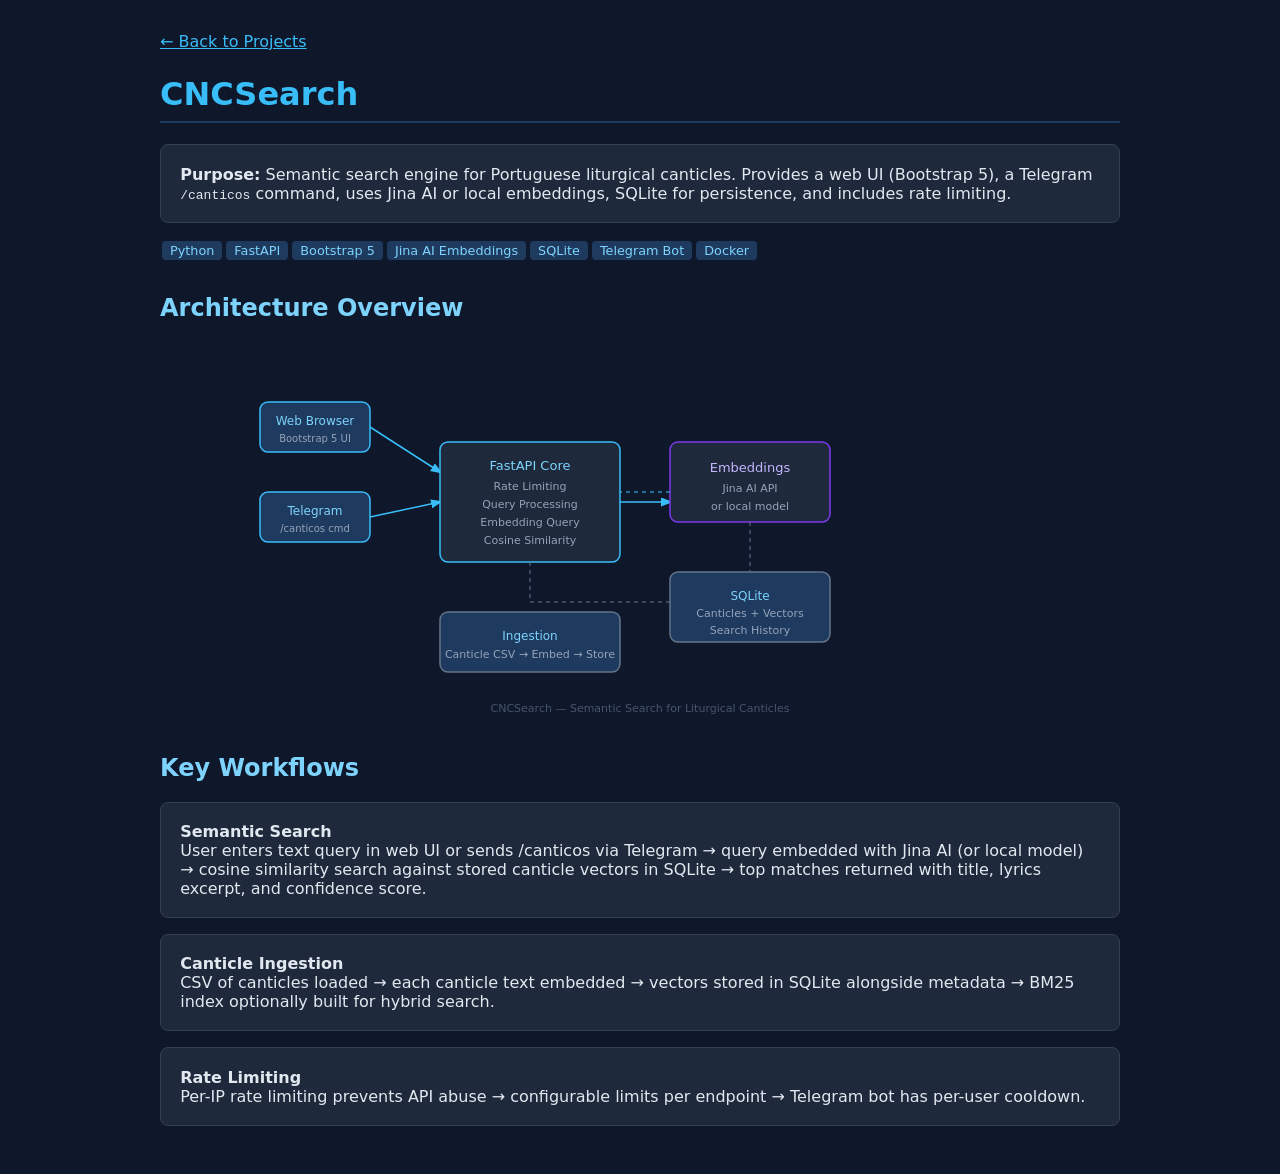
<file: architecture.html>
<!DOCTYPE html>
<html lang="en">
<head>
<meta charset="UTF-8">
<meta name="viewport" content="width=device-width, initial-scale=1.0">
<title>CNCSearch — Architecture</title>
<style>
  body { font-family: system-ui, sans-serif; max-width: 960px; margin: 0 auto; padding: 2rem; background: #0f172a; color: #e2e8f0; }
  h1 { color: #38bdf8; border-bottom: 2px solid #1e3a5f; padding-bottom: .5rem; }
  h2 { color: #7dd3fc; margin-top: 2rem; }
  .badge { display: inline-block; background: #1e3a5f; color: #7dd3fc; border-radius: 4px; padding: 2px 8px; font-size: .8rem; margin: 2px; }
  .card { background: #1e293b; border-radius: 8px; padding: 1.2rem; margin: 1rem 0; border: 1px solid #334155; }
  svg { width: 100%; max-width: 800px; display: block; margin: 1rem auto; }
  a { color: #38bdf8; }
  .back { margin-bottom: 1.5rem; }
</style>
</head>
<body>
<div class="back"><a href="../index.html">← Back to Projects</a></div>
<h1>CNCSearch</h1>
<div class="card">
  <strong>Purpose:</strong> Semantic search engine for Portuguese liturgical canticles. Provides a web UI (Bootstrap 5), a Telegram <code>/canticos</code> command, uses Jina AI or local embeddings, SQLite for persistence, and includes rate limiting.
</div>
<div>
  <span class="badge">Python</span><span class="badge">FastAPI</span><span class="badge">Bootstrap 5</span><span class="badge">Jina AI Embeddings</span><span class="badge">SQLite</span><span class="badge">Telegram Bot</span><span class="badge">Docker</span>
</div>

<h2>Architecture Overview</h2>
<svg viewBox="0 0 800 380" xmlns="http://www.w3.org/2000/svg">
  <rect width="800" height="380" fill="#0f172a"/>
  <defs>
    <marker id="arr" markerWidth="8" markerHeight="8" refX="6" refY="3" orient="auto">
      <path d="M0,0 L0,6 L8,3 z" fill="#38bdf8"/>
    </marker>
  </defs>
  <!-- Web User -->
  <rect x="20" y="60" width="110" height="50" rx="8" fill="#1e3a5f" stroke="#38bdf8" stroke-width="1.5"/>
  <text x="75" y="83" text-anchor="middle" fill="#7dd3fc" font-size="12">Web Browser</text>
  <text x="75" y="100" text-anchor="middle" fill="#94a3b8" font-size="10">Bootstrap 5 UI</text>
  <!-- Telegram User -->
  <rect x="20" y="150" width="110" height="50" rx="8" fill="#1e3a5f" stroke="#38bdf8" stroke-width="1.5"/>
  <text x="75" y="173" text-anchor="middle" fill="#7dd3fc" font-size="12">Telegram</text>
  <text x="75" y="190" text-anchor="middle" fill="#94a3b8" font-size="10">/canticos cmd</text>
  <!-- Arrows -->
  <line x1="130" y1="85" x2="200" y2="130" stroke="#38bdf8" stroke-width="1.5" marker-end="url(#arr)"/>
  <line x1="130" y1="175" x2="200" y2="160" stroke="#38bdf8" stroke-width="1.5" marker-end="url(#arr)"/>
  <!-- FastAPI Core -->
  <rect x="200" y="100" width="180" height="120" rx="8" fill="#1e293b" stroke="#38bdf8" stroke-width="1.5"/>
  <text x="290" y="128" text-anchor="middle" fill="#7dd3fc" font-size="13">FastAPI Core</text>
  <text x="290" y="148" text-anchor="middle" fill="#94a3b8" font-size="11">Rate Limiting</text>
  <text x="290" y="166" text-anchor="middle" fill="#94a3b8" font-size="11">Query Processing</text>
  <text x="290" y="184" text-anchor="middle" fill="#94a3b8" font-size="11">Embedding Query</text>
  <text x="290" y="202" text-anchor="middle" fill="#94a3b8" font-size="11">Cosine Similarity</text>
  <line x1="380" y1="160" x2="430" y2="160" stroke="#38bdf8" stroke-width="1.5" marker-end="url(#arr)"/>
  <!-- Embeddings -->
  <rect x="430" y="100" width="160" height="80" rx="8" fill="#1e293b" stroke="#7c3aed" stroke-width="1.5"/>
  <text x="510" y="130" text-anchor="middle" fill="#c4b5fd" font-size="13">Embeddings</text>
  <text x="510" y="150" text-anchor="middle" fill="#94a3b8" font-size="11">Jina AI API</text>
  <text x="510" y="168" text-anchor="middle" fill="#94a3b8" font-size="11">or local model</text>
  <!-- SQLite -->
  <rect x="430" y="230" width="160" height="70" rx="8" fill="#1e3a5f" stroke="#64748b" stroke-width="1.5"/>
  <text x="510" y="258" text-anchor="middle" fill="#7dd3fc" font-size="12">SQLite</text>
  <text x="510" y="275" text-anchor="middle" fill="#94a3b8" font-size="11">Canticles + Vectors</text>
  <text x="510" y="292" text-anchor="middle" fill="#94a3b8" font-size="11">Search History</text>
  <line x1="510" y1="180" x2="510" y2="230" stroke="#64748b" stroke-width="1" stroke-dasharray="4"/>
  <line x1="290" y1="220" x2="290" y2="260" stroke="#64748b" stroke-width="1" stroke-dasharray="4"/>
  <line x1="290" y1="260" x2="430" y2="260" stroke="#64748b" stroke-width="1" stroke-dasharray="4"/>
  <!-- Results back -->
  <line x1="430" y1="150" x2="380" y2="150" stroke="#38bdf8" stroke-width="1" stroke-dasharray="4"/>
  <!-- Ingestion -->
  <rect x="200" y="270" width="180" height="60" rx="8" fill="#1e3a5f" stroke="#64748b" stroke-width="1.5"/>
  <text x="290" y="298" text-anchor="middle" fill="#7dd3fc" font-size="12">Ingestion</text>
  <text x="290" y="316" text-anchor="middle" fill="#94a3b8" font-size="11">Canticle CSV → Embed → Store</text>
  <text x="400" y="370" text-anchor="middle" fill="#475569" font-size="11">CNCSearch — Semantic Search for Liturgical Canticles</text>
</svg>

<h2>Key Workflows</h2>
<div class="card">
  <strong>Semantic Search</strong><br>
  User enters text query in web UI or sends /canticos via Telegram → query embedded with Jina AI (or local model) → cosine similarity search against stored canticle vectors in SQLite → top matches returned with title, lyrics excerpt, and confidence score.
</div>
<div class="card">
  <strong>Canticle Ingestion</strong><br>
  CSV of canticles loaded → each canticle text embedded → vectors stored in SQLite alongside metadata → BM25 index optionally built for hybrid search.
</div>
<div class="card">
  <strong>Rate Limiting</strong><br>
  Per-IP rate limiting prevents API abuse → configurable limits per endpoint → Telegram bot has per-user cooldown.
</div>
</body>
</html>
</file>
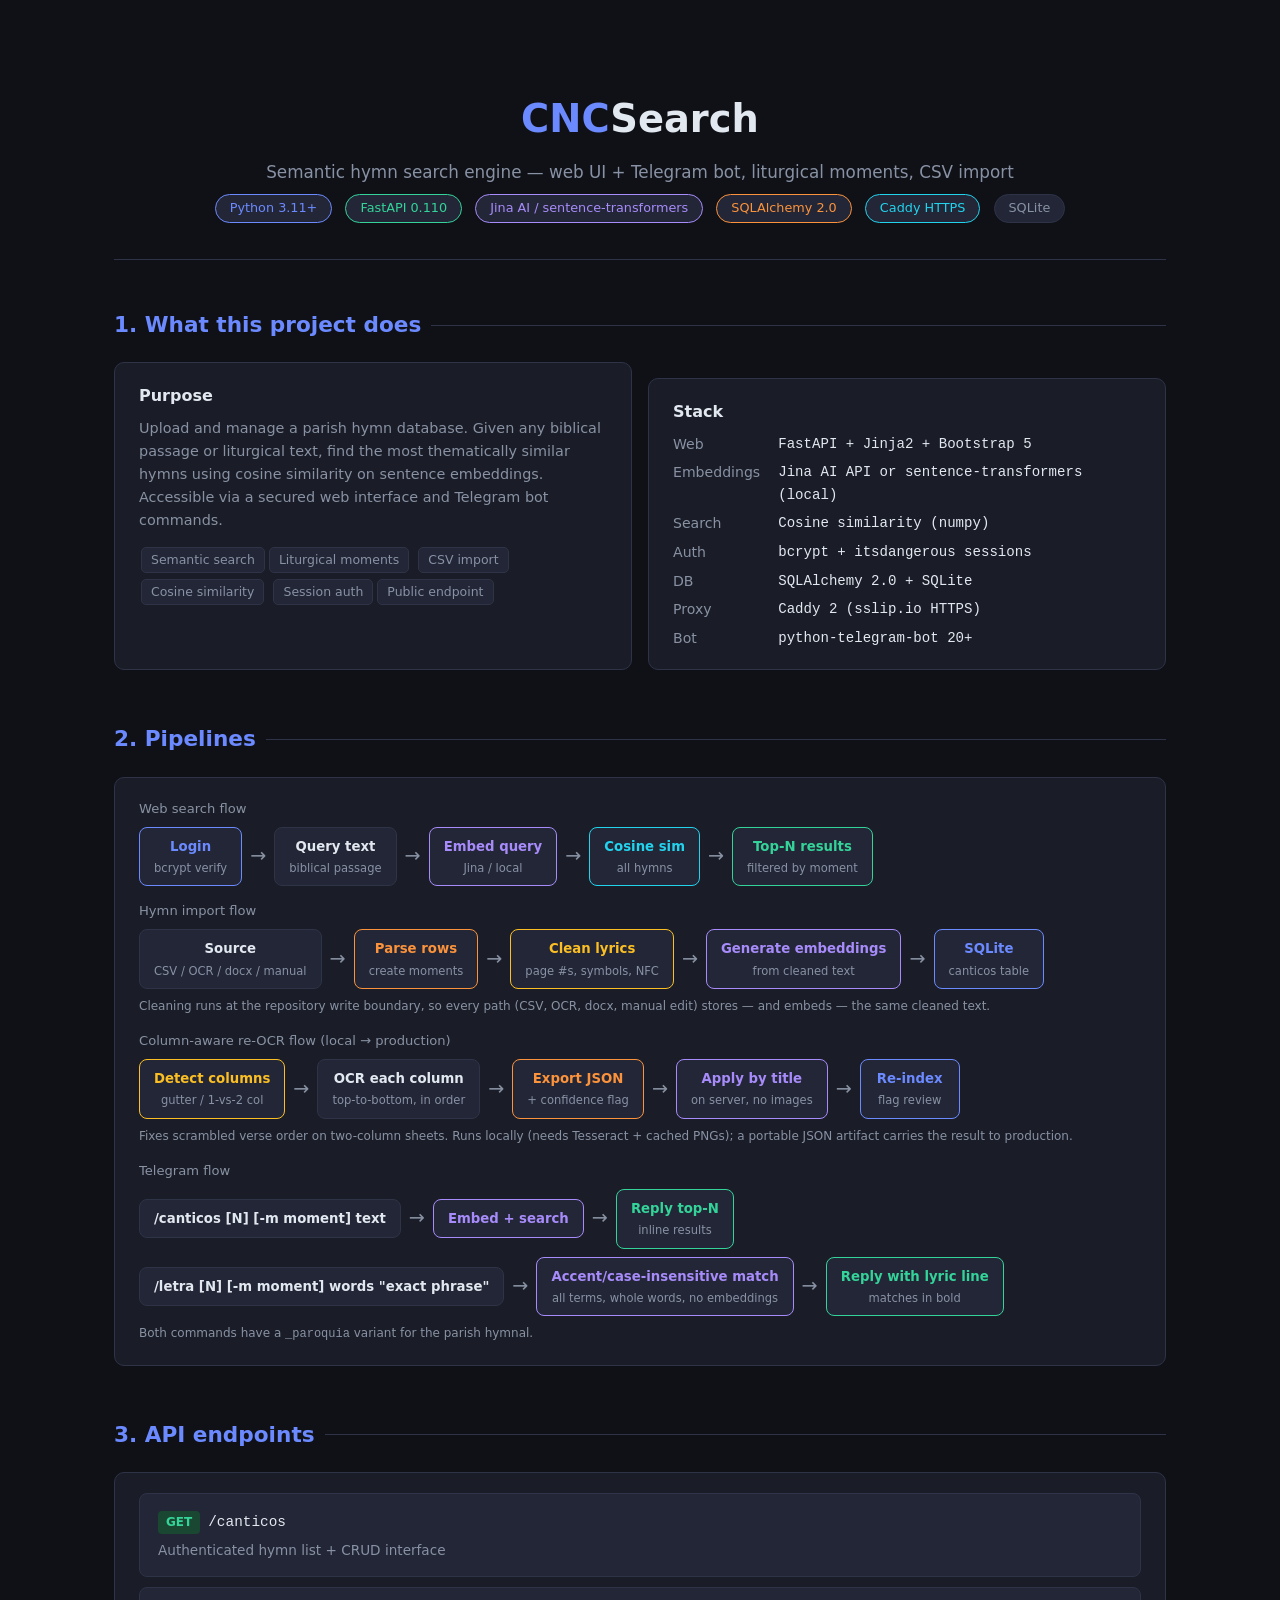
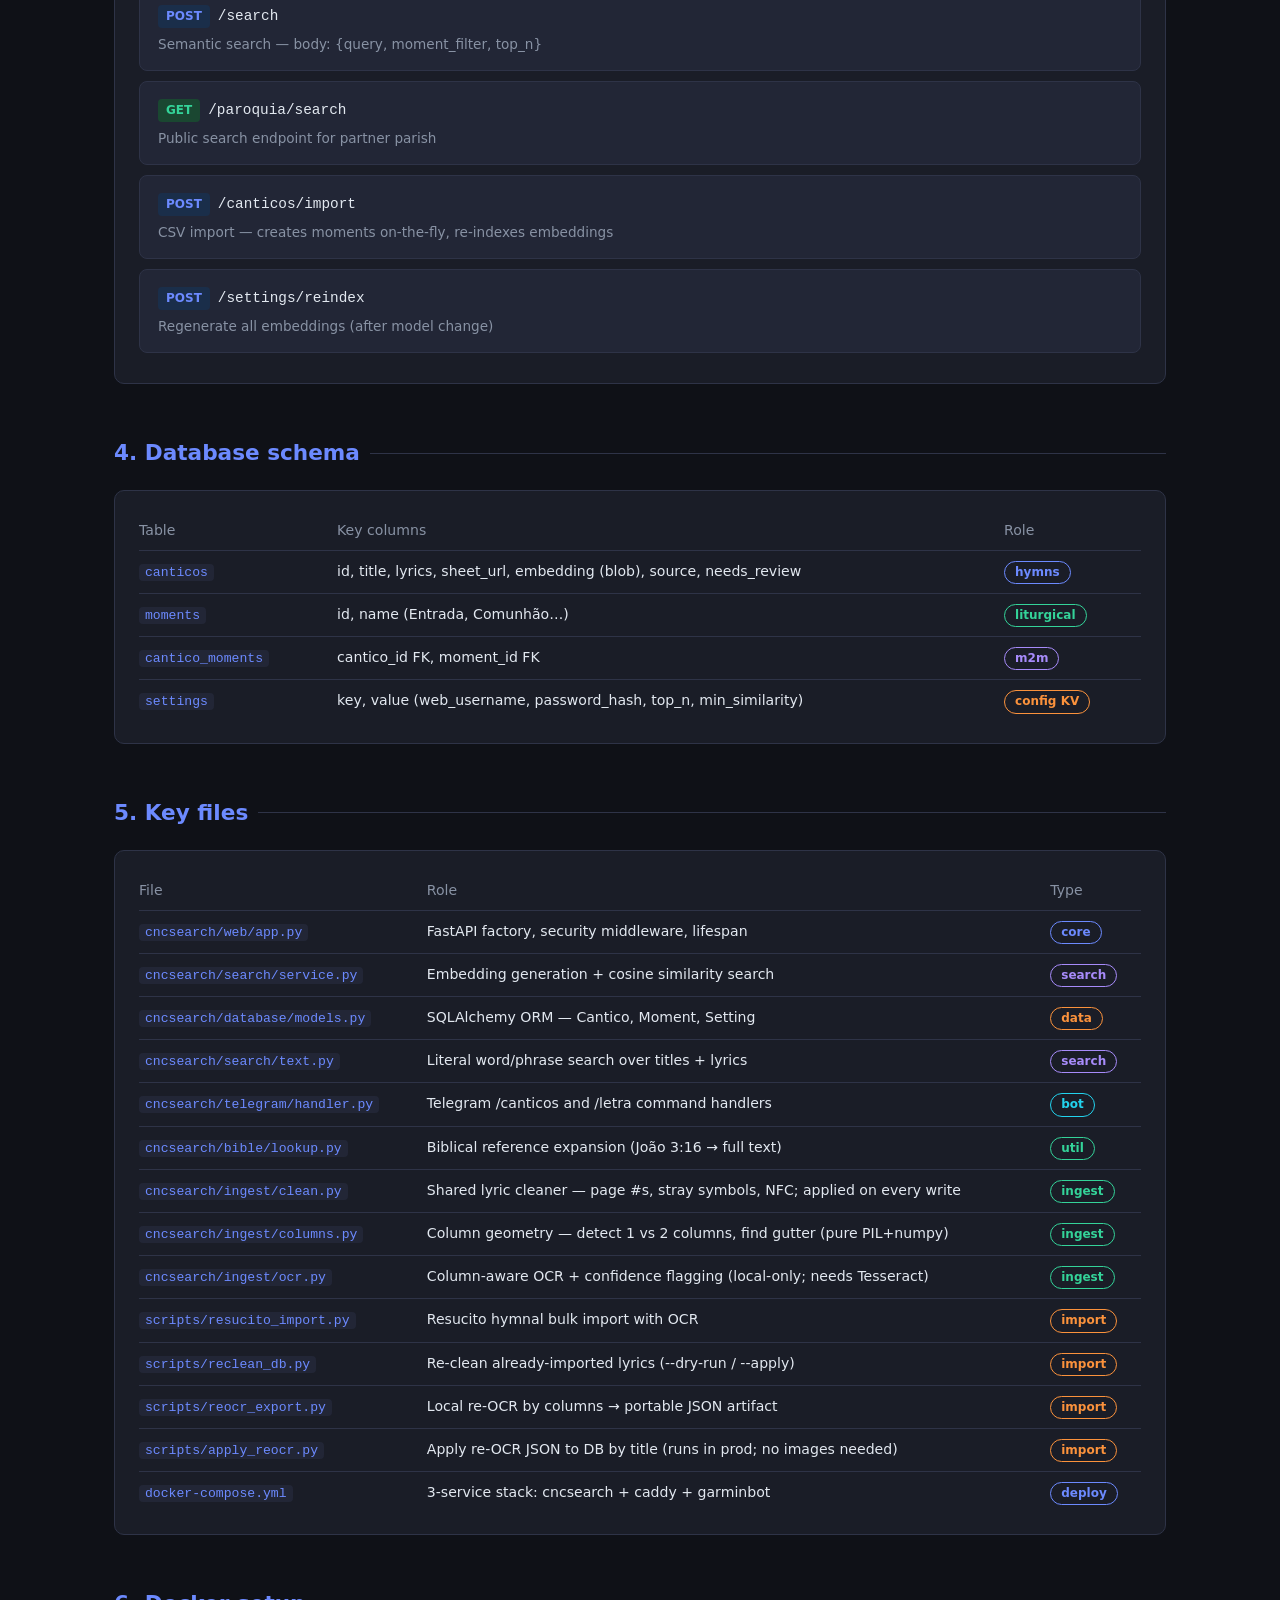
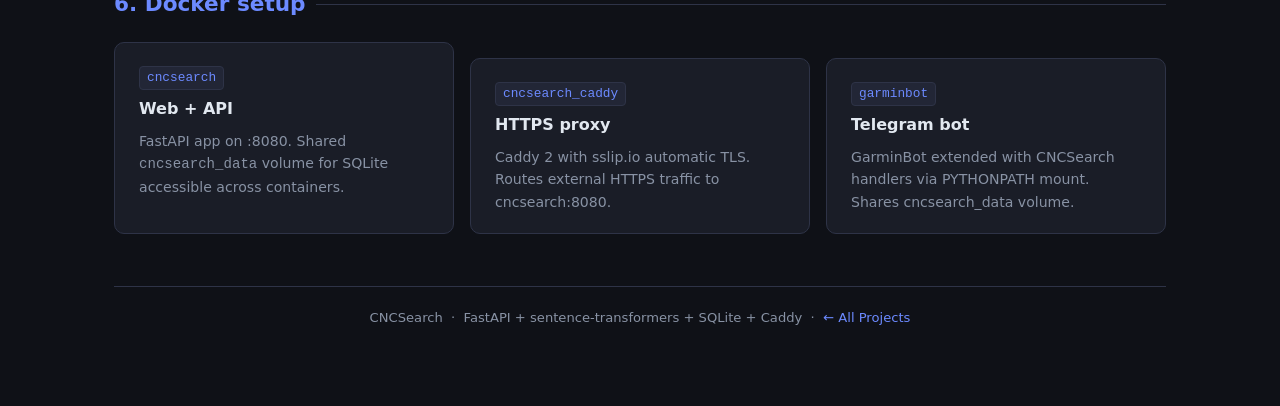
<file: overview.html>
<!DOCTYPE html>
<html lang="en">
<head>
  <meta charset="UTF-8" />
  <meta name="viewport" content="width=device-width, initial-scale=1.0" />
  <title>CNCSearch — Overview</title>
  <style>
    :root{--bg:#0f1117;--surface:#1a1d27;--surface2:#222636;--border:#2e3347;--accent:#6c8aff;--accent2:#a78bfa;--green:#34d399;--yellow:#fbbf24;--red:#f87171;--orange:#fb923c;--cyan:#22d3ee;--text:#e2e8f0;--muted:#8892a4;--radius:10px;}
    *{box-sizing:border-box;margin:0;padding:0;}
    body{background:var(--bg);color:var(--text);font-family:'Segoe UI',system-ui,sans-serif;line-height:1.6;}
    a{color:var(--accent);text-decoration:none;}
    .page{max-width:1100px;margin:0 auto;padding:40px 24px 80px;}
    header{text-align:center;padding:48px 0 36px;border-bottom:1px solid var(--border);margin-bottom:48px;}
    header h1{font-size:2.4rem;font-weight:700;}header h1 span{color:var(--accent);}
    header p{color:var(--muted);margin-top:10px;font-size:1.05rem;}
    .badge{display:inline-block;background:var(--surface2);border:1px solid var(--border);border-radius:20px;padding:3px 14px;font-size:0.8rem;color:var(--muted);margin:8px 4px 0;}
    .badge.green{border-color:var(--green);color:var(--green);}.badge.blue{border-color:var(--accent);color:var(--accent);}.badge.purple{border-color:var(--accent2);color:var(--accent2);}.badge.orange{border-color:var(--orange);color:var(--orange);}.badge.cyan{border-color:var(--cyan);color:var(--cyan);}
    h2{font-size:1.35rem;font-weight:600;color:var(--accent);margin-bottom:20px;display:flex;align-items:center;gap:10px;}
    h2::after{content:'';flex:1;height:1px;background:var(--border);}
    h3{font-size:1rem;font-weight:600;margin-bottom:8px;}
    .card{background:var(--surface);border:1px solid var(--border);border-radius:var(--radius);padding:20px 24px;}
    .card+.card{margin-top:16px;}
    .grid-2{display:grid;grid-template-columns:1fr 1fr;gap:16px;}
    .grid-3{display:grid;grid-template-columns:repeat(3,1fr);gap:16px;}
    @media(max-width:720px){.grid-2,.grid-3{grid-template-columns:1fr;}}
    .flow{display:flex;align-items:center;gap:0;flex-wrap:wrap;margin-bottom:8px;}
    .flow-box{background:var(--surface2);border:1px solid var(--border);border-radius:8px;padding:8px 14px;font-size:0.83rem;text-align:center;min-width:100px;}
    .flow-box small{display:block;color:var(--muted);font-size:0.72rem;margin-top:2px;}
    .flow-box.accent{border-color:var(--accent);color:var(--accent);}.flow-box.green{border-color:var(--green);color:var(--green);}.flow-box.yellow{border-color:var(--yellow);color:var(--yellow);}.flow-box.orange{border-color:var(--orange);color:var(--orange);}.flow-box.purple{border-color:var(--accent2);color:var(--accent2);}.flow-box.cyan{border-color:var(--cyan);color:var(--cyan);}
    .flow-arrow{color:var(--muted);font-size:1.2rem;padding:0 8px;}
    .file-table{width:100%;border-collapse:collapse;font-size:0.88rem;}
    .file-table th{text-align:left;color:var(--muted);font-weight:500;border-bottom:1px solid var(--border);padding:8px 12px 8px 0;}
    .file-table td{padding:9px 12px 9px 0;border-bottom:1px solid var(--border);vertical-align:top;}
    .file-table tr:last-child td{border-bottom:none;}
    .file-table code{font-family:monospace;color:var(--accent);background:var(--surface2);border-radius:4px;padding:1px 6px;font-size:0.82rem;}
    .pill{display:inline-block;border-radius:20px;padding:1px 10px;font-size:0.75rem;font-weight:600;border:1px solid;}
    .pill.blue{color:var(--accent);border-color:var(--accent);}.pill.green{color:var(--green);border-color:var(--green);}.pill.orange{color:var(--orange);border-color:var(--orange);}.pill.purple{color:var(--accent2);border-color:var(--accent2);}.pill.cyan{color:var(--cyan);border-color:var(--cyan);}
    .param-grid{display:grid;grid-template-columns:auto 1fr;gap:6px 18px;font-size:0.88rem;}
    .param-grid .label{color:var(--muted);white-space:nowrap;}.param-grid .val{color:var(--text);font-family:monospace;}
    .tag{display:inline-block;background:var(--surface2);border:1px solid var(--border);border-radius:5px;padding:2px 9px;font-size:0.78rem;color:var(--muted);margin:3px 2px;}
    .step-file{font-family:monospace;font-size:0.8rem;background:var(--surface2);border:1px solid var(--border);border-radius:4px;padding:1px 7px;display:inline-block;margin-bottom:6px;color:var(--accent);}
    .endpoint{background:var(--surface2);border:1px solid var(--border);border-radius:8px;padding:14px 18px;margin-bottom:10px;}
    .method{display:inline-block;font-size:0.75rem;font-weight:700;border-radius:4px;padding:2px 8px;margin-right:8px;}
    .method.get{background:#1a4731;color:var(--green);}.method.post{background:#1a2e4a;color:var(--accent);}
    .endpoint-path{font-family:monospace;font-size:0.9rem;}
    .endpoint-desc{color:var(--muted);font-size:0.85rem;margin-top:6px;}
    section{margin-bottom:52px;}
  </style>
</head>
<body>
<div class="page">
  <header>
    <h1><span>CNC</span>Search</h1>
    <p>Semantic hymn search engine — web UI + Telegram bot, liturgical moments, CSV import</p>
    <div>
      <span class="badge blue">Python 3.11+</span>
      <span class="badge green">FastAPI 0.110</span>
      <span class="badge purple">Jina AI / sentence-transformers</span>
      <span class="badge orange">SQLAlchemy 2.0</span>
      <span class="badge cyan">Caddy HTTPS</span>
      <span class="badge">SQLite</span>
    </div>
  </header>

  <section>
    <h2>1. What this project does</h2>
    <div class="grid-2">
      <div class="card">
        <h3>Purpose</h3>
        <p style="color:var(--muted);font-size:0.9rem;margin-bottom:12px;">
          Upload and manage a parish hymn database. Given any biblical passage or liturgical
          text, find the most thematically similar hymns using cosine similarity on
          sentence embeddings. Accessible via a secured web interface and Telegram bot commands.
        </p>
        <div>
          <span class="tag">Semantic search</span><span class="tag">Liturgical moments</span>
          <span class="tag">CSV import</span><span class="tag">Cosine similarity</span>
          <span class="tag">Session auth</span><span class="tag">Public endpoint</span>
        </div>
      </div>
      <div class="card">
        <h3>Stack</h3>
        <div class="param-grid">
          <span class="label">Web</span><span class="val">FastAPI + Jinja2 + Bootstrap 5</span>
          <span class="label">Embeddings</span><span class="val">Jina AI API or sentence-transformers (local)</span>
          <span class="label">Search</span><span class="val">Cosine similarity (numpy)</span>
          <span class="label">Auth</span><span class="val">bcrypt + itsdangerous sessions</span>
          <span class="label">DB</span><span class="val">SQLAlchemy 2.0 + SQLite</span>
          <span class="label">Proxy</span><span class="val">Caddy 2 (sslip.io HTTPS)</span>
          <span class="label">Bot</span><span class="val">python-telegram-bot 20+</span>
        </div>
      </div>
    </div>
  </section>

  <section>
    <h2>2. Pipelines</h2>
    <div class="card">
      <div style="overflow-x:auto;"><div style="min-width:600px;">
        <p style="color:var(--muted);font-size:0.82rem;margin-bottom:8px;">Web search flow</p>
        <div class="flow">
          <div class="flow-box accent"><strong>Login</strong><small>bcrypt verify</small></div>
          <div class="flow-arrow">→</div>
          <div class="flow-box"><strong>Query text</strong><small>biblical passage</small></div>
          <div class="flow-arrow">→</div>
          <div class="flow-box purple"><strong>Embed query</strong><small>Jina / local</small></div>
          <div class="flow-arrow">→</div>
          <div class="flow-box cyan"><strong>Cosine sim</strong><small>all hymns</small></div>
          <div class="flow-arrow">→</div>
          <div class="flow-box green"><strong>Top-N results</strong><small>filtered by moment</small></div>
        </div>
        <p style="color:var(--muted);font-size:0.82rem;margin:14px 0 8px;">Hymn import flow</p>
        <div class="flow">
          <div class="flow-box"><strong>Source</strong><small>CSV / OCR / docx / manual</small></div>
          <div class="flow-arrow">→</div>
          <div class="flow-box orange"><strong>Parse rows</strong><small>create moments</small></div>
          <div class="flow-arrow">→</div>
          <div class="flow-box yellow"><strong>Clean lyrics</strong><small>page #s, symbols, NFC</small></div>
          <div class="flow-arrow">→</div>
          <div class="flow-box purple"><strong>Generate embeddings</strong><small>from cleaned text</small></div>
          <div class="flow-arrow">→</div>
          <div class="flow-box accent"><strong>SQLite</strong><small>canticos table</small></div>
        </div>
        <p style="color:var(--muted);font-size:0.75rem;margin-top:6px;">Cleaning runs at the repository write boundary, so every path (CSV, OCR, docx, manual edit) stores — and embeds — the same cleaned text.</p>
        <p style="color:var(--muted);font-size:0.82rem;margin:14px 0 8px;">Column-aware re-OCR flow (local → production)</p>
        <div class="flow">
          <div class="flow-box yellow"><strong>Detect columns</strong><small>gutter / 1-vs-2 col</small></div>
          <div class="flow-arrow">→</div>
          <div class="flow-box"><strong>OCR each column</strong><small>top-to-bottom, in order</small></div>
          <div class="flow-arrow">→</div>
          <div class="flow-box orange"><strong>Export JSON</strong><small>+ confidence flag</small></div>
          <div class="flow-arrow">→</div>
          <div class="flow-box purple"><strong>Apply by title</strong><small>on server, no images</small></div>
          <div class="flow-arrow">→</div>
          <div class="flow-box accent"><strong>Re-index</strong><small>flag review</small></div>
        </div>
        <p style="color:var(--muted);font-size:0.75rem;margin-top:6px;">Fixes scrambled verse order on two-column sheets. Runs locally (needs Tesseract + cached PNGs); a portable JSON artifact carries the result to production.</p>
        <p style="color:var(--muted);font-size:0.82rem;margin:14px 0 8px;">Telegram flow</p>
        <div class="flow">
          <div class="flow-box"><strong>/canticos [N] [-m moment] text</strong></div>
          <div class="flow-arrow">→</div>
          <div class="flow-box purple"><strong>Embed + search</strong></div>
          <div class="flow-arrow">→</div>
          <div class="flow-box green"><strong>Reply top-N</strong><small>inline results</small></div>
        </div>
        <div class="flow" style="margin-top:8px;">
          <div class="flow-box"><strong>/letra [N] [-m moment] words "exact phrase"</strong></div>
          <div class="flow-arrow">→</div>
          <div class="flow-box purple"><strong>Accent/case-insensitive match</strong><small>all terms, whole words, no embeddings</small></div>
          <div class="flow-arrow">→</div>
          <div class="flow-box green"><strong>Reply with lyric line</strong><small>matches in bold</small></div>
        </div>
        <p style="color:var(--muted);font-size:0.75rem;margin-top:6px;">Both commands have a <code>_paroquia</code> variant for the parish hymnal.</p>
      </div></div>
    </div>
  </section>

  <section>
    <h2>3. API endpoints</h2>
    <div class="card">
      <div class="endpoint">
        <span class="method get">GET</span><span class="endpoint-path">/canticos</span>
        <div class="endpoint-desc">Authenticated hymn list + CRUD interface</div>
      </div>
      <div class="endpoint">
        <span class="method post">POST</span><span class="endpoint-path">/search</span>
        <div class="endpoint-desc">Semantic search — body: {query, moment_filter, top_n}</div>
      </div>
      <div class="endpoint">
        <span class="method get">GET</span><span class="endpoint-path">/paroquia/search</span>
        <div class="endpoint-desc">Public search endpoint for partner parish</div>
      </div>
      <div class="endpoint">
        <span class="method post">POST</span><span class="endpoint-path">/canticos/import</span>
        <div class="endpoint-desc">CSV import — creates moments on-the-fly, re-indexes embeddings</div>
      </div>
      <div class="endpoint">
        <span class="method post">POST</span><span class="endpoint-path">/settings/reindex</span>
        <div class="endpoint-desc">Regenerate all embeddings (after model change)</div>
      </div>
    </div>
  </section>

  <section>
    <h2>4. Database schema</h2>
    <div class="card">
      <table class="file-table">
        <thead><tr><th>Table</th><th>Key columns</th><th>Role</th></tr></thead>
        <tbody>
          <tr><td><code>canticos</code></td><td>id, title, lyrics, sheet_url, embedding (blob), source, needs_review</td><td><span class="pill blue">hymns</span></td></tr>
          <tr><td><code>moments</code></td><td>id, name (Entrada, Comunhão…)</td><td><span class="pill green">liturgical</span></td></tr>
          <tr><td><code>cantico_moments</code></td><td>cantico_id FK, moment_id FK</td><td><span class="pill purple">m2m</span></td></tr>
          <tr><td><code>settings</code></td><td>key, value (web_username, password_hash, top_n, min_similarity)</td><td><span class="pill orange">config KV</span></td></tr>
        </tbody>
      </table>
    </div>
  </section>

  <section>
    <h2>5. Key files</h2>
    <div class="card">
      <table class="file-table">
        <thead><tr><th>File</th><th>Role</th><th>Type</th></tr></thead>
        <tbody>
          <tr><td><code>cncsearch/web/app.py</code></td><td>FastAPI factory, security middleware, lifespan</td><td><span class="pill blue">core</span></td></tr>
          <tr><td><code>cncsearch/search/service.py</code></td><td>Embedding generation + cosine similarity search</td><td><span class="pill purple">search</span></td></tr>
          <tr><td><code>cncsearch/database/models.py</code></td><td>SQLAlchemy ORM — Cantico, Moment, Setting</td><td><span class="pill orange">data</span></td></tr>
          <tr><td><code>cncsearch/search/text.py</code></td><td>Literal word/phrase search over titles + lyrics</td><td><span class="pill purple">search</span></td></tr>
          <tr><td><code>cncsearch/telegram/handler.py</code></td><td>Telegram /canticos and /letra command handlers</td><td><span class="pill cyan">bot</span></td></tr>
          <tr><td><code>cncsearch/bible/lookup.py</code></td><td>Biblical reference expansion (João 3:16 → full text)</td><td><span class="pill green">util</span></td></tr>
          <tr><td><code>cncsearch/ingest/clean.py</code></td><td>Shared lyric cleaner — page #s, stray symbols, NFC; applied on every write</td><td><span class="pill green">ingest</span></td></tr>
          <tr><td><code>cncsearch/ingest/columns.py</code></td><td>Column geometry — detect 1 vs 2 columns, find gutter (pure PIL+numpy)</td><td><span class="pill green">ingest</span></td></tr>
          <tr><td><code>cncsearch/ingest/ocr.py</code></td><td>Column-aware OCR + confidence flagging (local-only; needs Tesseract)</td><td><span class="pill green">ingest</span></td></tr>
          <tr><td><code>scripts/resucito_import.py</code></td><td>Resucito hymnal bulk import with OCR</td><td><span class="pill orange">import</span></td></tr>
          <tr><td><code>scripts/reclean_db.py</code></td><td>Re-clean already-imported lyrics (--dry-run / --apply)</td><td><span class="pill orange">import</span></td></tr>
          <tr><td><code>scripts/reocr_export.py</code></td><td>Local re-OCR by columns → portable JSON artifact</td><td><span class="pill orange">import</span></td></tr>
          <tr><td><code>scripts/apply_reocr.py</code></td><td>Apply re-OCR JSON to DB by title (runs in prod; no images needed)</td><td><span class="pill orange">import</span></td></tr>
          <tr><td><code>docker-compose.yml</code></td><td>3-service stack: cncsearch + caddy + garminbot</td><td><span class="pill blue">deploy</span></td></tr>
        </tbody>
      </table>
    </div>
  </section>

  <section>
    <h2>6. Docker setup</h2>
    <div class="grid-3">
      <div class="card">
        <div class="step-file">cncsearch</div>
        <h3>Web + API</h3>
        <p style="color:var(--muted);font-size:0.88rem;">FastAPI app on :8080. Shared <code>cncsearch_data</code> volume for SQLite accessible across containers.</p>
      </div>
      <div class="card">
        <div class="step-file">cncsearch_caddy</div>
        <h3>HTTPS proxy</h3>
        <p style="color:var(--muted);font-size:0.88rem;">Caddy 2 with sslip.io automatic TLS. Routes external HTTPS traffic to cncsearch:8080.</p>
      </div>
      <div class="card">
        <div class="step-file">garminbot</div>
        <h3>Telegram bot</h3>
        <p style="color:var(--muted);font-size:0.88rem;">GarminBot extended with CNCSearch handlers via PYTHONPATH mount. Shares cncsearch_data volume.</p>
      </div>
    </div>
  </section>

  <footer style="border-top:1px solid var(--border);padding-top:20px;text-align:center;color:var(--muted);font-size:0.82rem;">
    CNCSearch &nbsp;·&nbsp; FastAPI + sentence-transformers + SQLite + Caddy &nbsp;·&nbsp; <a href="../index.html">← All Projects</a>
  </footer>
</div>
</body>
</html>
</file>
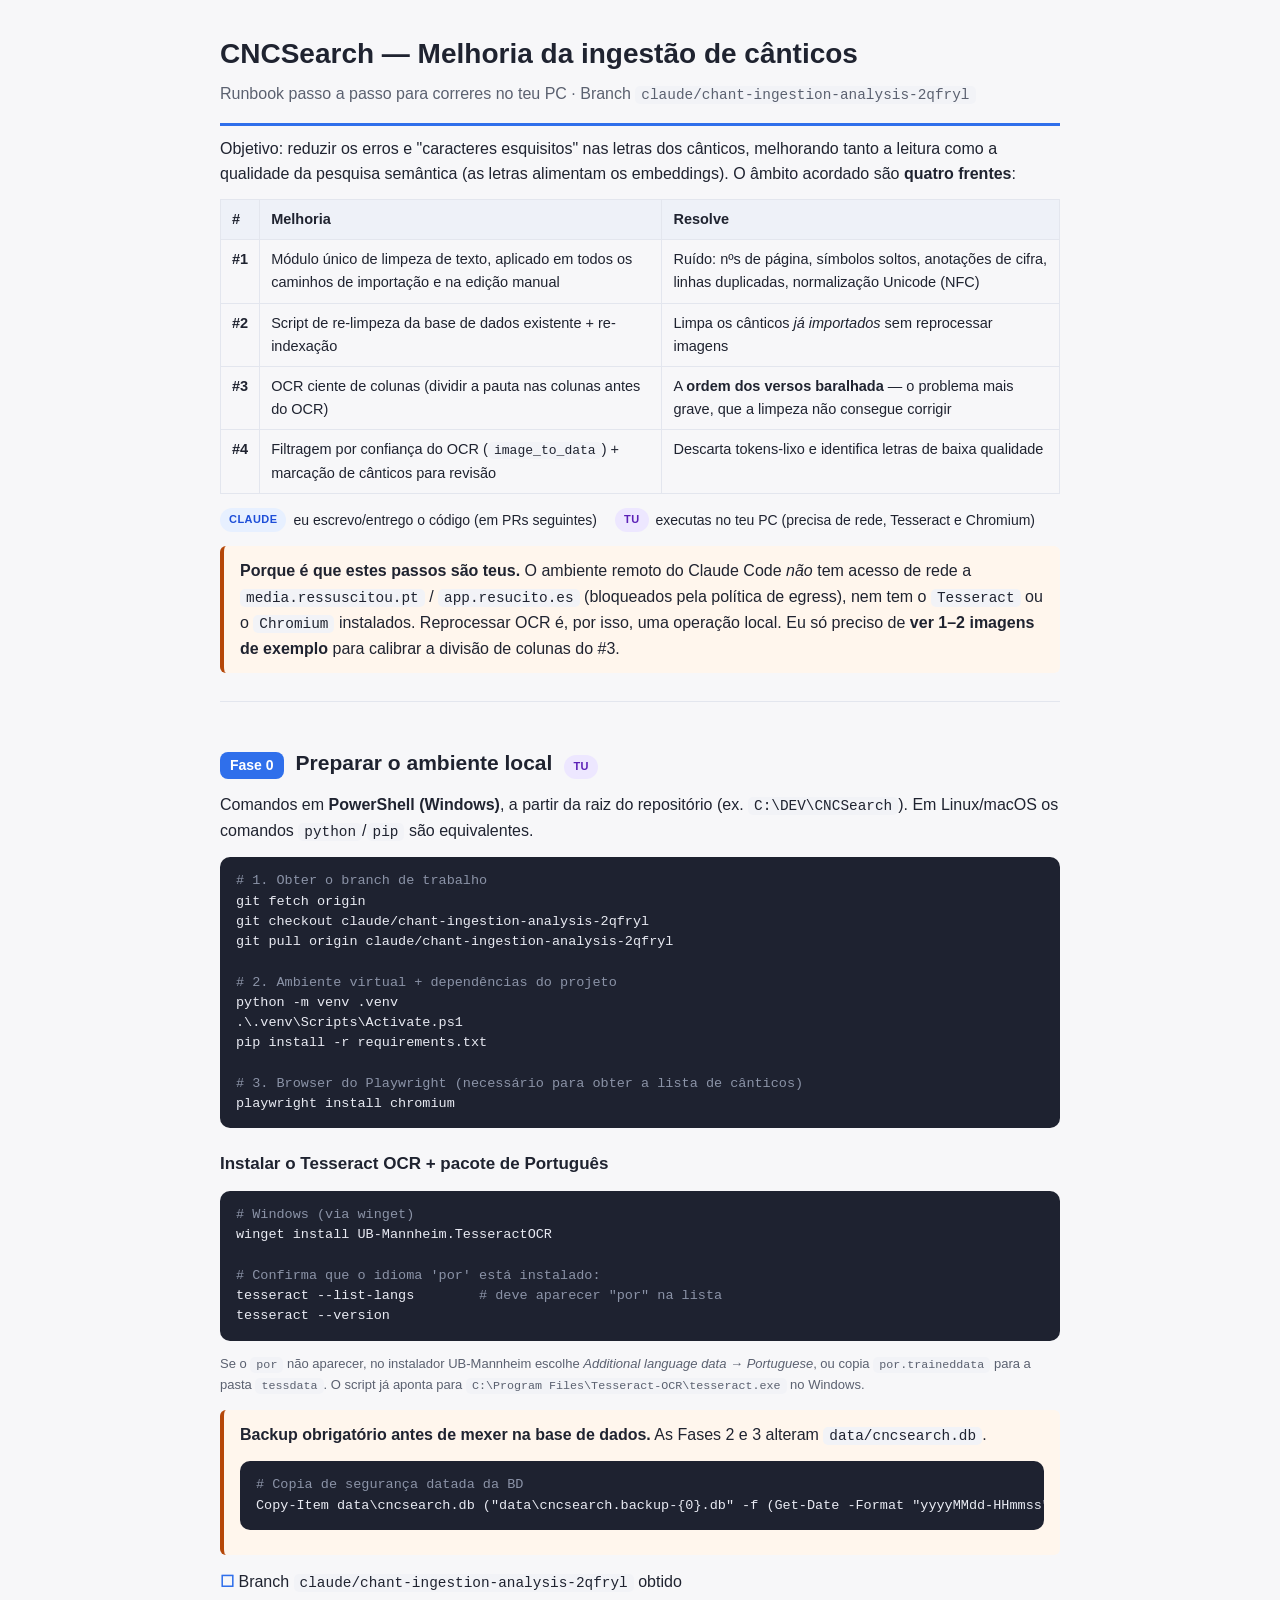
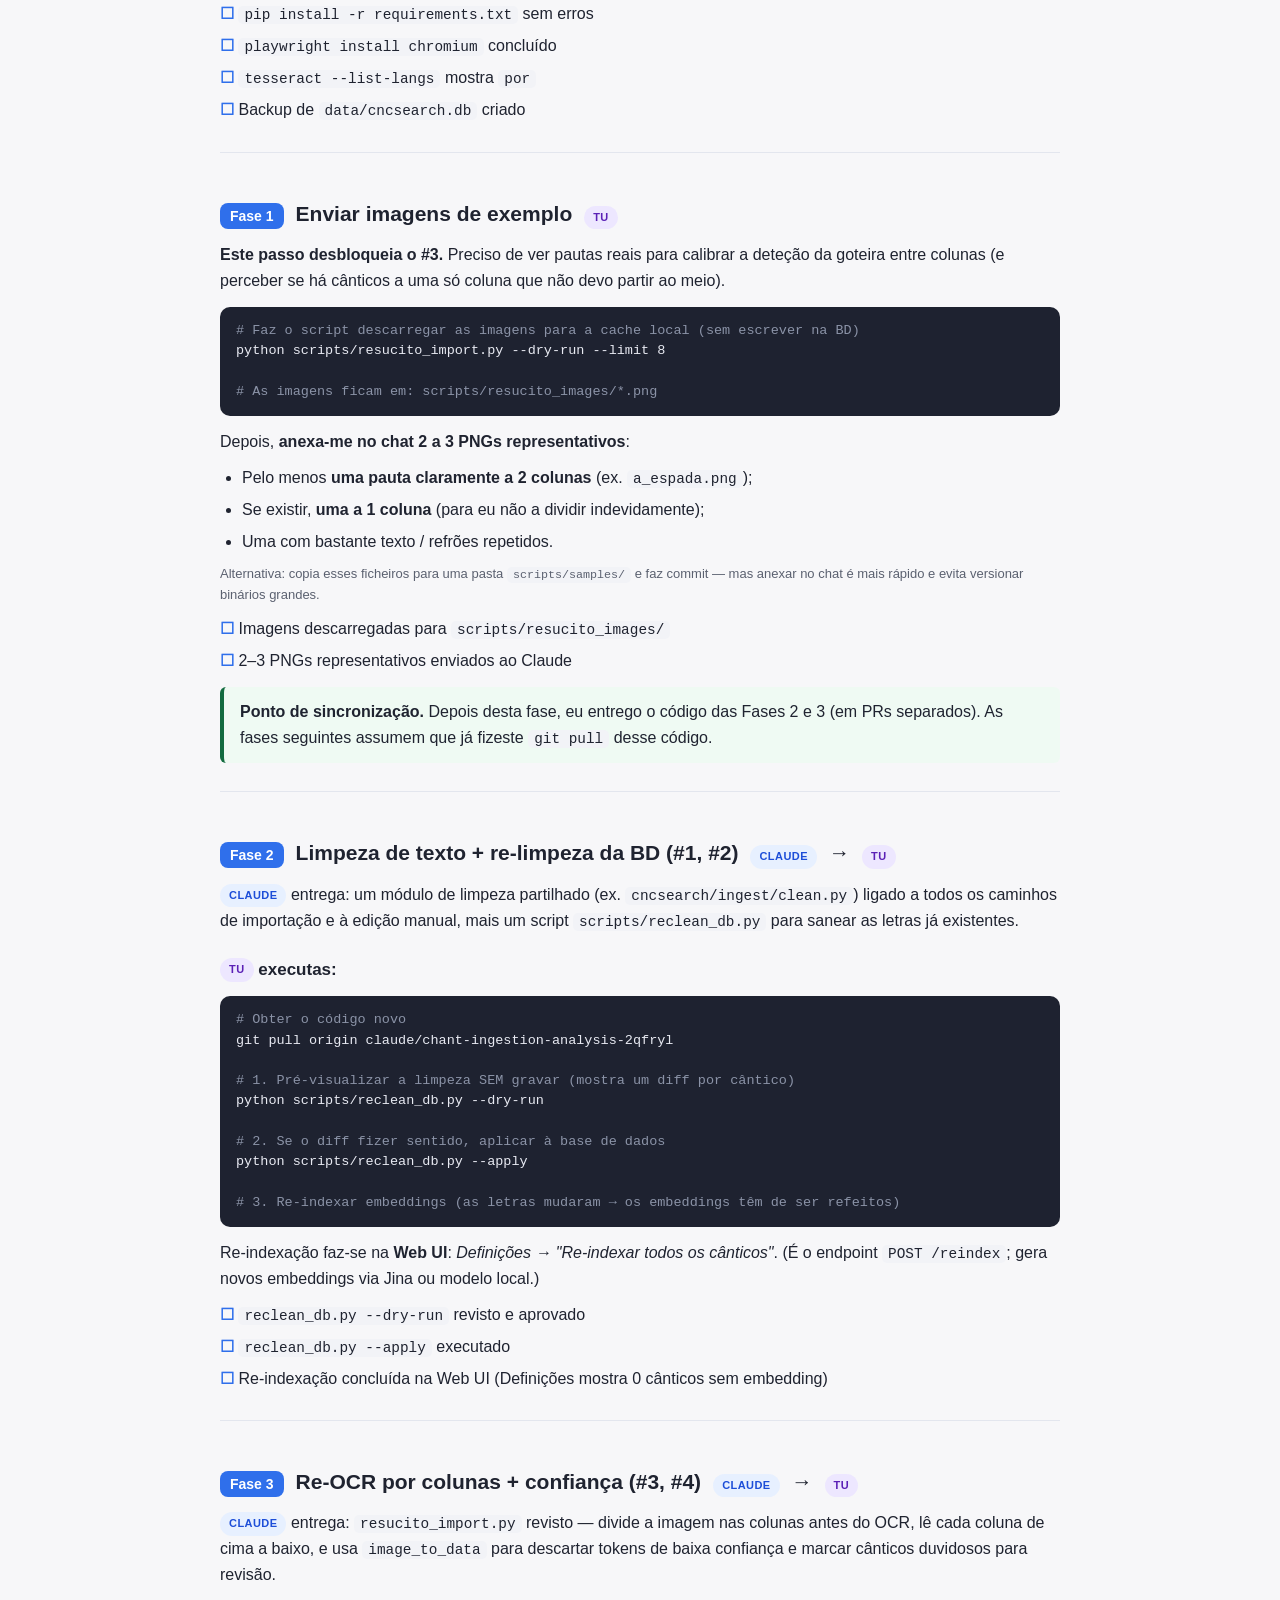
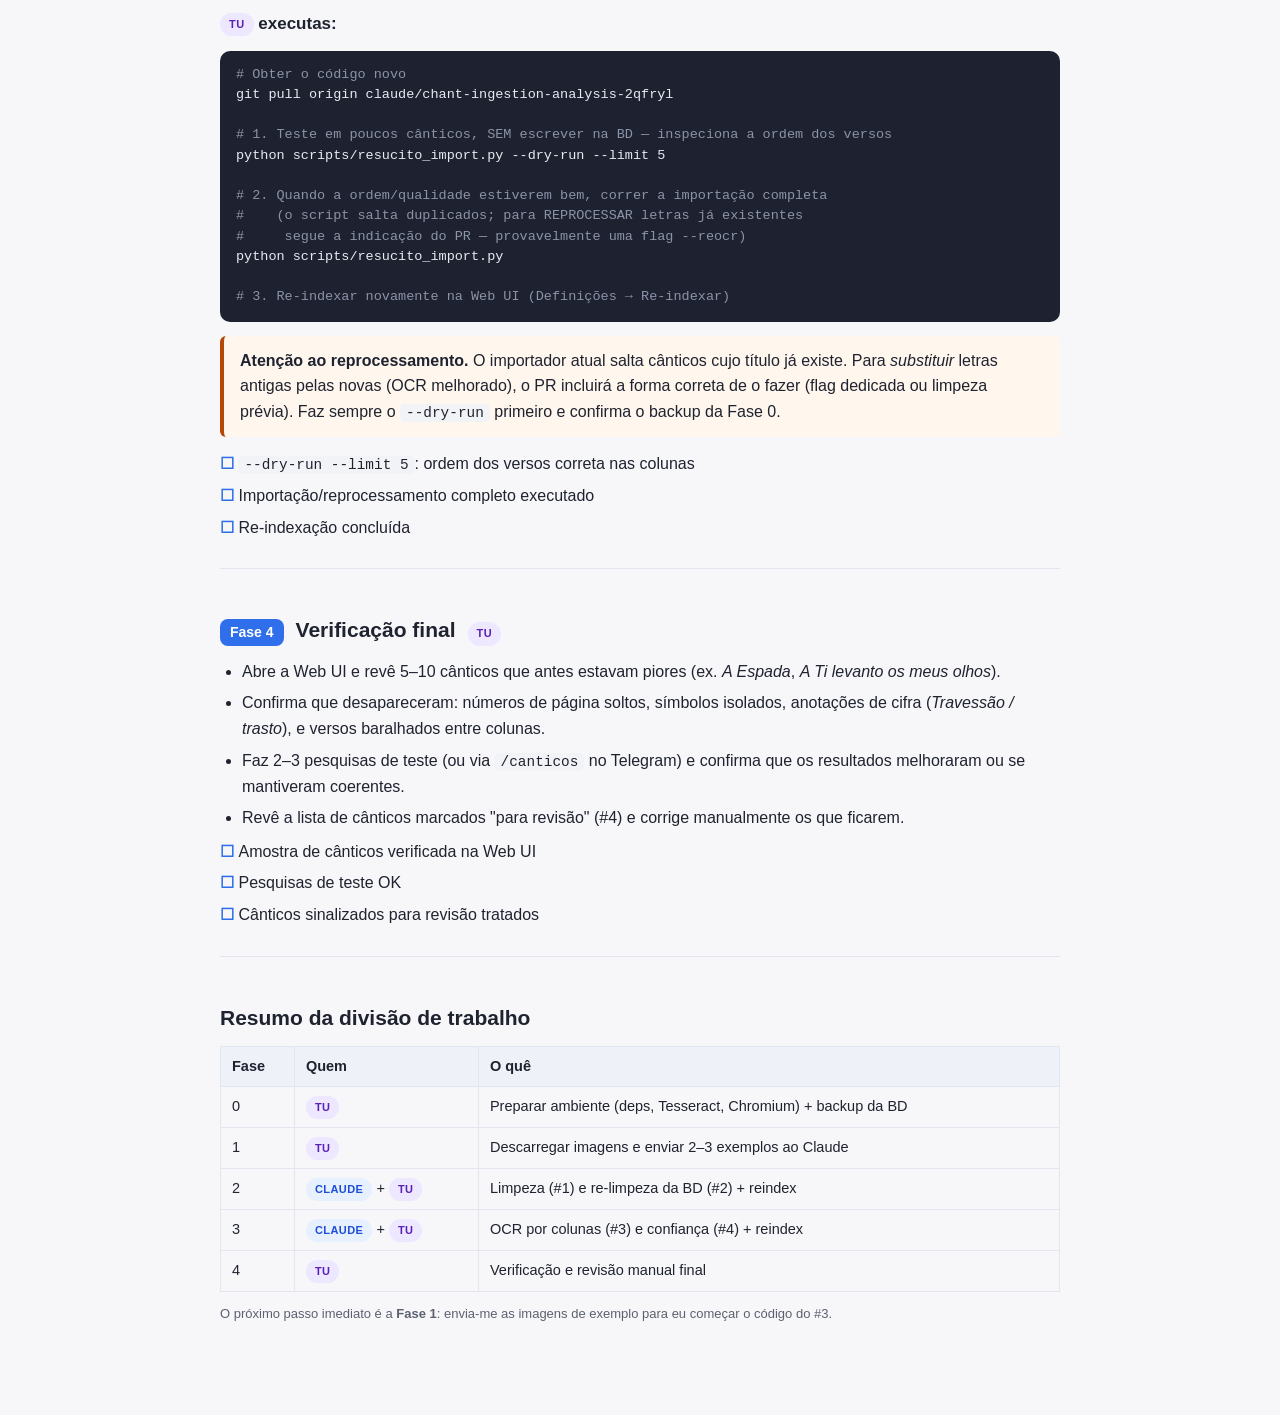
<file: plan.html>
<!DOCTYPE html>
<html lang="pt">
<head>
<meta charset="utf-8">
<meta name="viewport" content="width=device-width, initial-scale=1">
<title>CNCSearch — Plano de melhoria da ingestão (passos no teu PC)</title>
<style>
  :root {
    --bg: #f7f7f9; --card: #fff; --ink: #1f2330; --muted: #5b6170;
    --line: #e3e6ee; --accent: #2f6feb; --warn: #b54708; --warnbg: #fff6ed;
    --ok: #126b3f; --okbg: #effaf3; --code: #f2f3f7; --you: #ede7ff; --claude: #e7f0ff;
  }
  * { box-sizing: border-box; }
  body {
    margin: 0; background: var(--bg); color: var(--ink);
    font: 16px/1.6 -apple-system, "Segoe UI", Roboto, Helvetica, Arial, sans-serif;
  }
  .wrap { max-width: 880px; margin: 0 auto; padding: 32px 20px 80px; }
  header.title { border-bottom: 3px solid var(--accent); padding-bottom: 16px; margin-bottom: 8px; }
  h1 { font-size: 28px; margin: 0 0 4px; }
  .sub { color: var(--muted); margin: 0; }
  h2 { font-size: 21px; margin: 36px 0 12px; padding-top: 8px; }
  h3 { font-size: 17px; margin: 22px 0 8px; }
  p { margin: 10px 0; }
  code, pre { font-family: "SF Mono", Consolas, "Liberation Mono", monospace; }
  code { background: var(--code); padding: 1px 6px; border-radius: 5px; font-size: 90%; }
  pre {
    background: #1e2230; color: #e8eaf2; padding: 14px 16px; border-radius: 10px;
    overflow-x: auto; font-size: 13.5px; line-height: 1.5;
  }
  pre .c { color: #8b93a7; } /* comment */
  .card {
    background: var(--card); border: 1px solid var(--line); border-radius: 12px;
    padding: 18px 20px; margin: 16px 0; box-shadow: 0 1px 2px rgba(0,0,0,.03);
  }
  .tag {
    display: inline-block; font-size: 11px; font-weight: 700; letter-spacing: .04em;
    text-transform: uppercase; padding: 3px 9px; border-radius: 20px; vertical-align: middle;
  }
  .tag.you { background: var(--you); color: #5b21b6; }
  .tag.claude { background: var(--claude); color: #1d4ed8; }
  .legend { display: flex; gap: 18px; flex-wrap: wrap; margin: 14px 0 4px; font-size: 14px; }
  .legend span { display: inline-flex; align-items: center; gap: 7px; }
  .note { background: var(--warnbg); border-left: 4px solid var(--warn); padding: 12px 16px; border-radius: 6px; margin: 14px 0; }
  .ok   { background: var(--okbg);  border-left: 4px solid var(--ok);   padding: 12px 16px; border-radius: 6px; margin: 14px 0; }
  .phase-head { display: flex; align-items: baseline; gap: 12px; flex-wrap: wrap; }
  .pill { background: var(--accent); color: #fff; font-weight: 700; border-radius: 8px; padding: 2px 10px; font-size: 14px; }
  ul, ol { margin: 8px 0; padding-left: 22px; }
  li { margin: 6px 0; }
  table { border-collapse: collapse; width: 100%; margin: 12px 0; font-size: 14.5px; }
  th, td { border: 1px solid var(--line); padding: 8px 11px; text-align: left; vertical-align: top; }
  th { background: #eef1f8; }
  .check { list-style: none; padding-left: 0; }
  .check li::before { content: "☐ "; color: var(--accent); font-weight: 700; }
  .small { font-size: 13px; color: var(--muted); }
  hr { border: none; border-top: 1px solid var(--line); margin: 28px 0; }
  a { color: var(--accent); }
</style>
</head>
<body>
<div class="wrap">

<header class="title">
  <h1>CNCSearch — Melhoria da ingestão de cânticos</h1>
  <p class="sub">Runbook passo a passo para correres no teu PC · Branch <code>claude/chant-ingestion-analysis-2qfryl</code></p>
</header>

<p>Objetivo: reduzir os erros e "caracteres esquisitos" nas letras dos cânticos, melhorando
tanto a leitura como a qualidade da pesquisa semântica (as letras alimentam os embeddings).
O âmbito acordado são <strong>quatro frentes</strong>:</p>

<table>
  <tr><th>#</th><th>Melhoria</th><th>Resolve</th></tr>
  <tr><td><strong>#1</strong></td><td>Módulo único de limpeza de texto, aplicado em todos os caminhos de importação e na edição manual</td><td>Ruído: nºs de página, símbolos soltos, anotações de cifra, linhas duplicadas, normalização Unicode (NFC)</td></tr>
  <tr><td><strong>#2</strong></td><td>Script de re-limpeza da base de dados existente + re-indexação</td><td>Limpa os cânticos <em>já importados</em> sem reprocessar imagens</td></tr>
  <tr><td><strong>#3</strong></td><td>OCR ciente de colunas (dividir a pauta nas colunas antes do OCR)</td><td>A <strong>ordem dos versos baralhada</strong> — o problema mais grave, que a limpeza não consegue corrigir</td></tr>
  <tr><td><strong>#4</strong></td><td>Filtragem por confiança do OCR (<code>image_to_data</code>) + marcação de cânticos para revisão</td><td>Descarta tokens-lixo e identifica letras de baixa qualidade</td></tr>
</table>

<div class="legend">
  <span><span class="tag claude">Claude</span> eu escrevo/entrego o código (em PRs seguintes)</span>
  <span><span class="tag you">Tu</span> executas no teu PC (precisa de rede, Tesseract e Chromium)</span>
</div>

<div class="note">
<strong>Porque é que estes passos são teus.</strong> O ambiente remoto do Claude Code <em>não</em> tem
acesso de rede a <code>media.ressuscitou.pt</code> / <code>app.resucito.es</code> (bloqueados pela política de egress),
nem tem o <code>Tesseract</code> ou o <code>Chromium</code> instalados. Reprocessar OCR é, por isso, uma operação local.
Eu só preciso de <strong>ver 1–2 imagens de exemplo</strong> para calibrar a divisão de colunas do #3.
</div>

<hr>

<h2><span class="phase-head"><span class="pill">Fase 0</span> Preparar o ambiente local <span class="tag you">Tu</span></span></h2>

<p>Comandos em <strong>PowerShell (Windows)</strong>, a partir da raiz do repositório
(ex. <code>C:\DEV\CNCSearch</code>). Em Linux/macOS os comandos <code>python</code>/<code>pip</code> são equivalentes.</p>

<pre><span class="c"># 1. Obter o branch de trabalho</span>
git fetch origin
git checkout claude/chant-ingestion-analysis-2qfryl
git pull origin claude/chant-ingestion-analysis-2qfryl

<span class="c"># 2. Ambiente virtual + dependências do projeto</span>
python -m venv .venv
.\.venv\Scripts\Activate.ps1
pip install -r requirements.txt

<span class="c"># 3. Browser do Playwright (necessário para obter a lista de cânticos)</span>
playwright install chromium</pre>

<h3>Instalar o Tesseract OCR + pacote de Português</h3>
<pre><span class="c"># Windows (via winget)</span>
winget install UB-Mannheim.TesseractOCR

<span class="c"># Confirma que o idioma 'por' está instalado:</span>
tesseract --list-langs        <span class="c"># deve aparecer "por" na lista</span>
tesseract --version</pre>

<p class="small">Se o <code>por</code> não aparecer, no instalador UB-Mannheim escolhe
<em>Additional language data → Portuguese</em>, ou copia <code>por.traineddata</code> para a pasta <code>tessdata</code>.
O script já aponta para <code>C:\Program Files\Tesseract-OCR\tesseract.exe</code> no Windows.</p>

<div class="note">
<strong>Backup obrigatório antes de mexer na base de dados.</strong> As Fases 2 e 3 alteram <code>data/cncsearch.db</code>.
<pre><span class="c"># Copia de segurança datada da BD</span>
Copy-Item data\cncsearch.db ("data\cncsearch.backup-{0}.db" -f (Get-Date -Format "yyyyMMdd-HHmmss"))</pre>
</div>

<ul class="check">
  <li>Branch <code>claude/chant-ingestion-analysis-2qfryl</code> obtido</li>
  <li><code>pip install -r requirements.txt</code> sem erros</li>
  <li><code>playwright install chromium</code> concluído</li>
  <li><code>tesseract --list-langs</code> mostra <code>por</code></li>
  <li>Backup de <code>data/cncsearch.db</code> criado</li>
</ul>

<hr>

<h2><span class="phase-head"><span class="pill">Fase 1</span> Enviar imagens de exemplo <span class="tag you">Tu</span></span></h2>

<p><strong>Este passo desbloqueia o #3.</strong> Preciso de ver pautas reais para calibrar a deteção
da goteira entre colunas (e perceber se há cânticos a uma só coluna que não devo partir ao meio).</p>

<pre><span class="c"># Faz o script descarregar as imagens para a cache local (sem escrever na BD)</span>
python scripts/resucito_import.py --dry-run --limit 8

<span class="c"># As imagens ficam em: scripts/resucito_images/*.png</span></pre>

<p>Depois, <strong>anexa-me no chat 2 a 3 PNGs representativos</strong>:</p>
<ul>
  <li>Pelo menos <strong>uma pauta claramente a 2 colunas</strong> (ex. <code>a_espada.png</code>);</li>
  <li>Se existir, <strong>uma a 1 coluna</strong> (para eu não a dividir indevidamente);</li>
  <li>Uma com bastante texto / refrões repetidos.</li>
</ul>

<p class="small">Alternativa: copia esses ficheiros para uma pasta <code>scripts/samples/</code> e faz commit —
mas anexar no chat é mais rápido e evita versionar binários grandes.</p>

<ul class="check">
  <li>Imagens descarregadas para <code>scripts/resucito_images/</code></li>
  <li>2–3 PNGs representativos enviados ao Claude</li>
</ul>

<div class="ok">
<strong>Ponto de sincronização.</strong> Depois desta fase, eu entrego o código das Fases 2 e 3
(em PRs separados). As fases seguintes assumem que já fizeste <code>git pull</code> desse código.
</div>

<hr>

<h2><span class="phase-head"><span class="pill">Fase 2</span> Limpeza de texto + re-limpeza da BD (#1, #2) <span class="tag claude">Claude</span> → <span class="tag you">Tu</span></span></h2>

<p><span class="tag claude">Claude</span> entrega: um módulo de limpeza partilhado (ex.
<code>cncsearch/ingest/clean.py</code>) ligado a todos os caminhos de importação e à edição manual,
mais um script <code>scripts/reclean_db.py</code> para sanear as letras já existentes.</p>

<h3><span class="tag you">Tu</span> executas:</h3>
<pre><span class="c"># Obter o código novo</span>
git pull origin claude/chant-ingestion-analysis-2qfryl

<span class="c"># 1. Pré-visualizar a limpeza SEM gravar (mostra um diff por cântico)</span>
python scripts/reclean_db.py --dry-run

<span class="c"># 2. Se o diff fizer sentido, aplicar à base de dados</span>
python scripts/reclean_db.py --apply

<span class="c"># 3. Re-indexar embeddings (as letras mudaram → os embeddings têm de ser refeitos)</span></pre>

<p>Re-indexação faz-se na <strong>Web UI</strong>: <em>Definições → "Re-indexar todos os cânticos"</em>.
(É o endpoint <code>POST /reindex</code>; gera novos embeddings via Jina ou modelo local.)</p>

<ul class="check">
  <li><code>reclean_db.py --dry-run</code> revisto e aprovado</li>
  <li><code>reclean_db.py --apply</code> executado</li>
  <li>Re-indexação concluída na Web UI (Definições mostra 0 cânticos sem embedding)</li>
</ul>

<hr>

<h2><span class="phase-head"><span class="pill">Fase 3</span> Re-OCR por colunas + confiança (#3, #4) <span class="tag claude">Claude</span> → <span class="tag you">Tu</span></span></h2>

<p><span class="tag claude">Claude</span> entrega: <code>resucito_import.py</code> revisto — divide a imagem nas colunas
antes do OCR, lê cada coluna de cima a baixo, e usa <code>image_to_data</code> para descartar tokens de
baixa confiança e marcar cânticos duvidosos para revisão.</p>

<h3><span class="tag you">Tu</span> executas:</h3>
<pre><span class="c"># Obter o código novo</span>
git pull origin claude/chant-ingestion-analysis-2qfryl

<span class="c"># 1. Teste em poucos cânticos, SEM escrever na BD — inspeciona a ordem dos versos</span>
python scripts/resucito_import.py --dry-run --limit 5

<span class="c"># 2. Quando a ordem/qualidade estiverem bem, correr a importação completa</span>
<span class="c">#    (o script salta duplicados; para REPROCESSAR letras já existentes</span>
<span class="c">#     segue a indicação do PR — provavelmente uma flag --reocr)</span>
python scripts/resucito_import.py

<span class="c"># 3. Re-indexar novamente na Web UI (Definições → Re-indexar)</span></pre>

<div class="note">
<strong>Atenção ao reprocessamento.</strong> O importador atual salta cânticos cujo título já existe.
Para <em>substituir</em> letras antigas pelas novas (OCR melhorado), o PR incluirá a forma correta de o fazer
(flag dedicada ou limpeza prévia). Faz sempre o <code>--dry-run</code> primeiro e confirma o backup da Fase 0.
</div>

<ul class="check">
  <li><code>--dry-run --limit 5</code>: ordem dos versos correta nas colunas</li>
  <li>Importação/reprocessamento completo executado</li>
  <li>Re-indexação concluída</li>
</ul>

<hr>

<h2><span class="phase-head"><span class="pill">Fase 4</span> Verificação final <span class="tag you">Tu</span></span></h2>

<ul>
  <li>Abre a Web UI e revê 5–10 cânticos que antes estavam piores (ex. <em>A Espada</em>, <em>A Ti levanto os meus olhos</em>).</li>
  <li>Confirma que desapareceram: números de página soltos, símbolos isolados, anotações de cifra
      (<em>Travessão / trasto</em>), e versos baralhados entre colunas.</li>
  <li>Faz 2–3 pesquisas de teste (ou via <code>/canticos</code> no Telegram) e confirma que os resultados
      melhoraram ou se mantiveram coerentes.</li>
  <li>Revê a lista de cânticos marcados "para revisão" (#4) e corrige manualmente os que ficarem.</li>
</ul>

<ul class="check">
  <li>Amostra de cânticos verificada na Web UI</li>
  <li>Pesquisas de teste OK</li>
  <li>Cânticos sinalizados para revisão tratados</li>
</ul>

<hr>

<h2>Resumo da divisão de trabalho</h2>
<table>
  <tr><th>Fase</th><th>Quem</th><th>O quê</th></tr>
  <tr><td>0</td><td><span class="tag you">Tu</span></td><td>Preparar ambiente (deps, Tesseract, Chromium) + backup da BD</td></tr>
  <tr><td>1</td><td><span class="tag you">Tu</span></td><td>Descarregar imagens e enviar 2–3 exemplos ao Claude</td></tr>
  <tr><td>2</td><td><span class="tag claude">Claude</span> + <span class="tag you">Tu</span></td><td>Limpeza (#1) e re-limpeza da BD (#2) + reindex</td></tr>
  <tr><td>3</td><td><span class="tag claude">Claude</span> + <span class="tag you">Tu</span></td><td>OCR por colunas (#3) e confiança (#4) + reindex</td></tr>
  <tr><td>4</td><td><span class="tag you">Tu</span></td><td>Verificação e revisão manual final</td></tr>
</table>

<p class="small">O próximo passo imediato é a <strong>Fase 1</strong>: envia-me as imagens de exemplo para eu começar o código do #3.</p>

</div>
</body>
</html>
</file>
